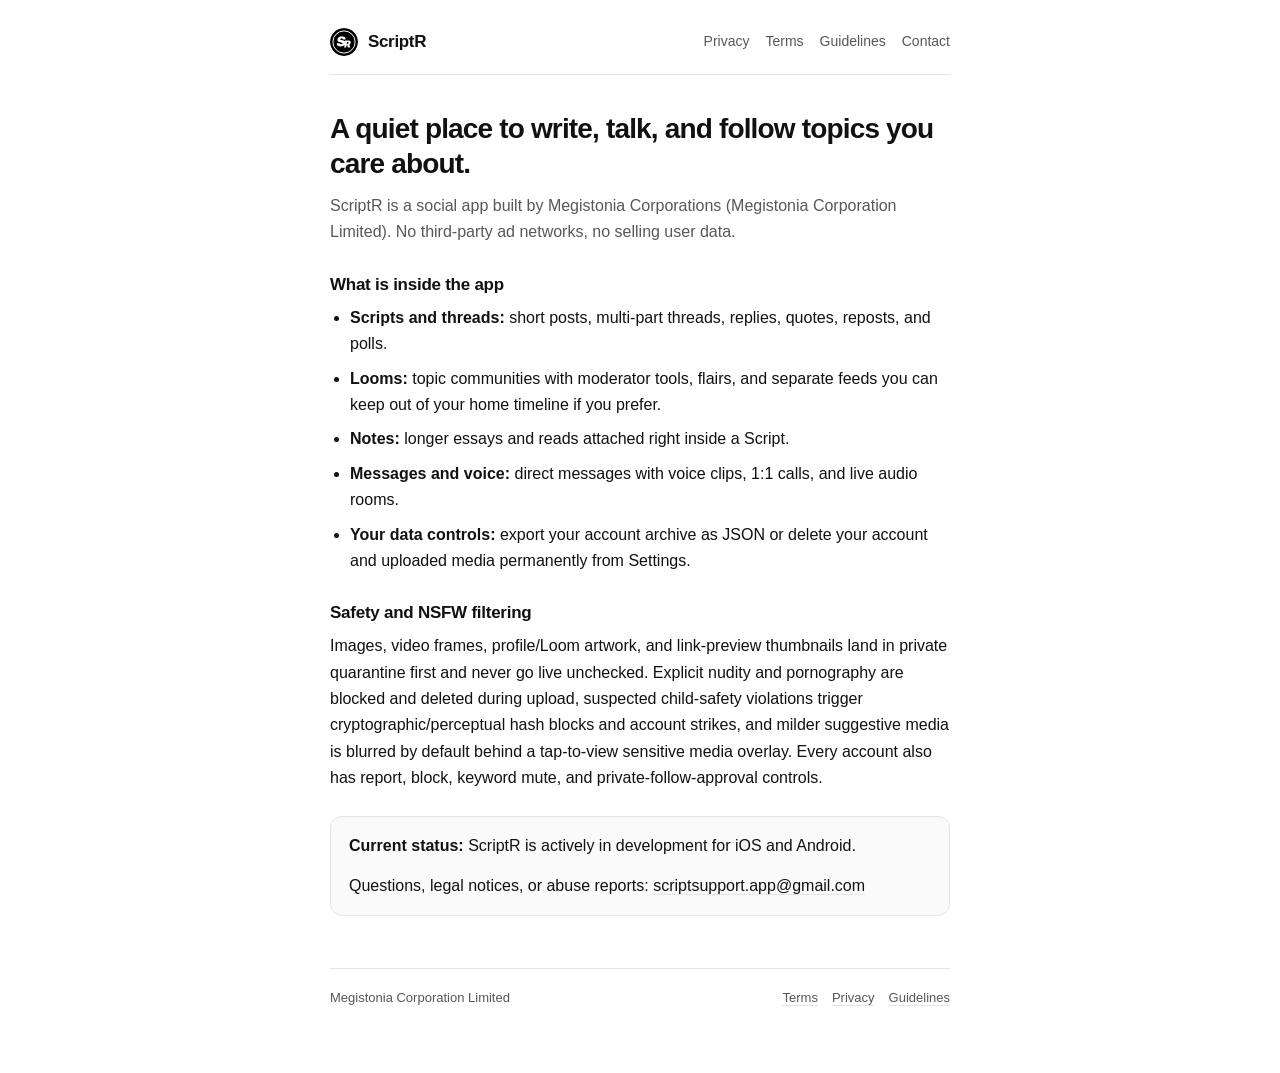
<file: index.html>
<!doctype html>
<html lang="en">
<head>
  <meta charset="utf-8">
  <meta name="viewport" content="width=device-width, initial-scale=1">
  <title>ScriptR</title>
  <meta name="description" content="ScriptR by Megistonia Corporations. Short threads, topic communities, long-form notes, voice rooms, and direct messages.">
  <link rel="icon" type="image/svg+xml" href="./assets/logo.svg">
  <link rel="stylesheet" href="./styles.css">
</head>
<body>
  <div class="page">
    <header>
      <a class="brand" href="./">
        <img src="./assets/logo.svg" alt="ScriptR">
        <span>ScriptR</span>
      </a>
      <nav aria-label="Primary">
        <a href="./privacy/">Privacy</a>
        <a href="./terms/">Terms</a>
        <a href="./guidelines/">Guidelines</a>
        <a href="mailto:scriptsupport.app@gmail.com">Contact</a>
      </nav>
    </header>

    <main>
      <h1>A quiet place to write, talk, and follow topics you care about.</h1>
      <p class="lead">
        ScriptR is a social app built by Megistonia Corporations (Megistonia Corporation Limited).
        No third-party ad networks, no selling user data.
      </p>

      <h2>What is inside the app</h2>
      <ul>
        <li><strong>Scripts and threads:</strong> short posts, multi-part threads, replies, quotes, reposts, and polls.</li>
        <li><strong>Looms:</strong> topic communities with moderator tools, flairs, and separate feeds you can keep out of your home timeline if you prefer.</li>
        <li><strong>Notes:</strong> longer essays and reads attached right inside a Script.</li>
        <li><strong>Messages and voice:</strong> direct messages with voice clips, 1:1 calls, and live audio rooms.</li>
        <li><strong>Your data controls:</strong> export your account archive as JSON or delete your account and uploaded media permanently from Settings.</li>
      </ul>

      <h2>Safety and NSFW filtering</h2>
      <p>
        Images, video frames, profile/Loom artwork, and link-preview thumbnails land in private
        quarantine first and never go live unchecked. Explicit nudity and pornography are blocked and
        deleted during upload, suspected child-safety violations trigger cryptographic/perceptual
        hash blocks and account strikes, and milder suggestive media is blurred by default behind a
        tap-to-view sensitive media overlay. Every account also has report, block, keyword mute, and
        private-follow-approval controls.
      </p>

      <div class="box">
        <p><strong>Current status:</strong> ScriptR is actively in development for iOS and Android.</p>
        <p>
          Questions, legal notices, or abuse reports:
          <a href="mailto:scriptsupport.app@gmail.com">scriptsupport.app@gmail.com</a>
        </p>
      </div>
    </main>

    <footer>
      <span>Megistonia Corporation Limited</span>
      <span class="footer-links">
        <a href="./terms/">Terms</a>
        <a href="./privacy/">Privacy</a>
        <a href="./guidelines/">Guidelines</a>
      </span>
    </footer>
  </div>
</body>
</html>
</file>
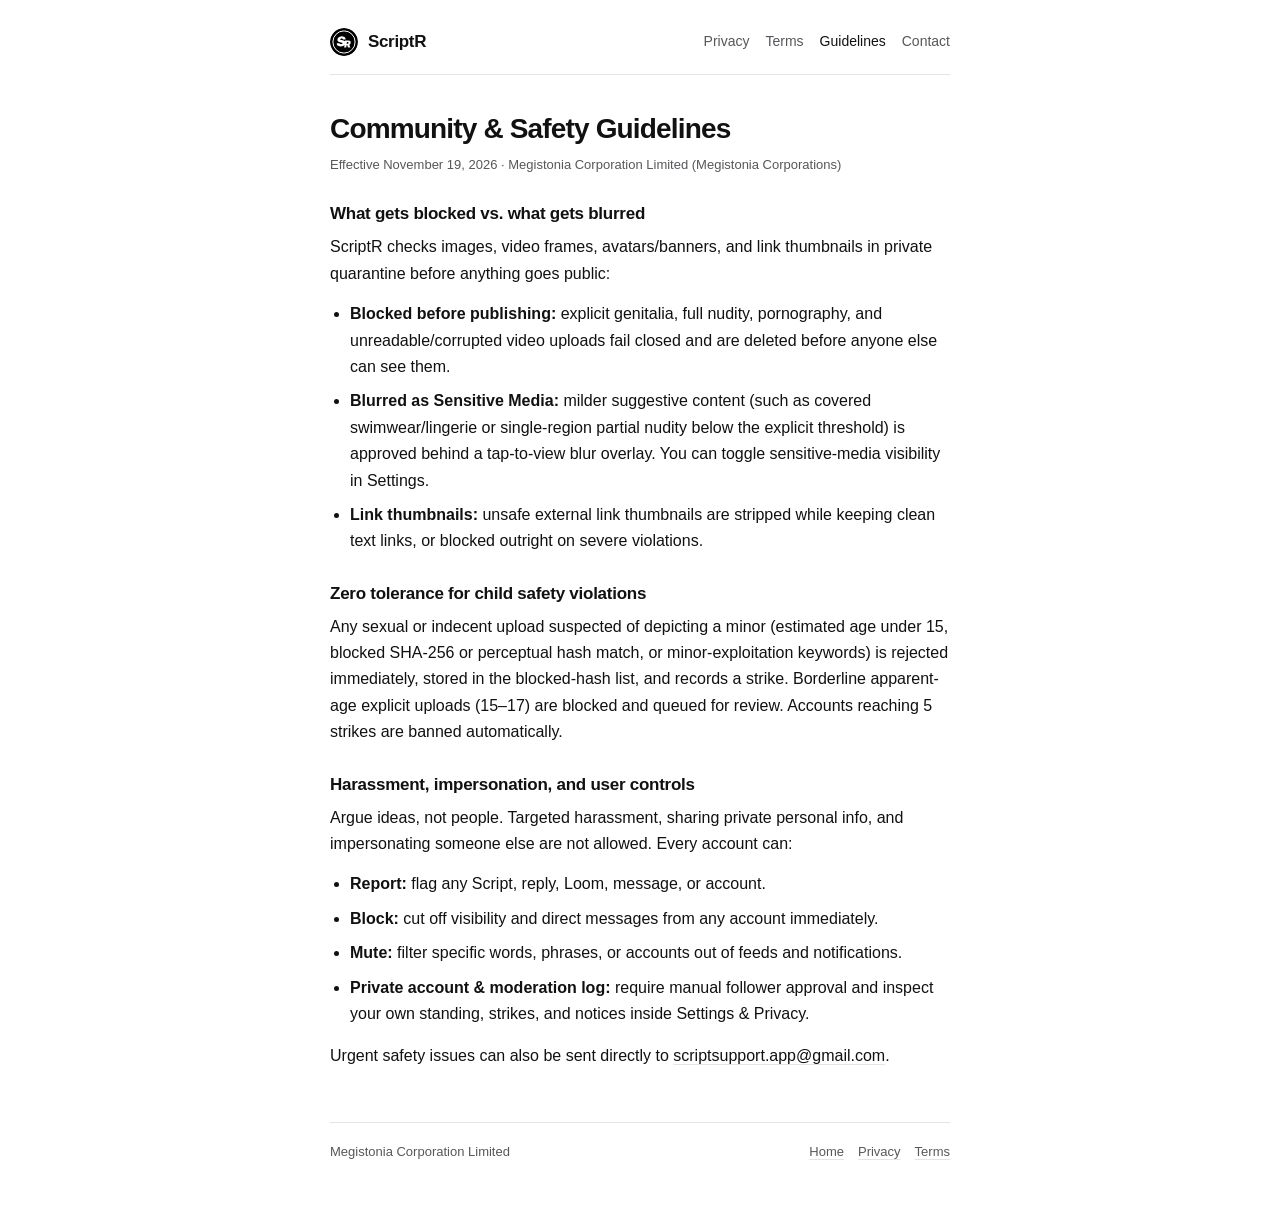
<file: guidelines/index.html>
<!doctype html>
<html lang="en">
<head>
  <meta charset="utf-8">
  <meta name="viewport" content="width=device-width, initial-scale=1">
  <title>Community Guidelines — ScriptR</title>
  <link rel="icon" type="image/svg+xml" href="../assets/logo.svg">
  <link rel="stylesheet" href="../styles.css">
</head>
<body>
  <div class="page">
    <header>
      <a class="brand" href="../">
        <img src="../assets/logo.svg" alt="ScriptR">
        <span>ScriptR</span>
      </a>
      <nav aria-label="Primary">
        <a href="../privacy/">Privacy</a>
        <a href="../terms/">Terms</a>
        <a href="./" aria-current="page">Guidelines</a>
        <a href="mailto:scriptsupport.app@gmail.com">Contact</a>
      </nav>
    </header>

    <main>
      <h1>Community &amp; Safety Guidelines</h1>
      <p class="meta">Effective November 19, 2026 &middot; Megistonia Corporation Limited (Megistonia Corporations)</p>

      <h2>What gets blocked vs. what gets blurred</h2>
      <p>
        ScriptR checks images, video frames, avatars/banners, and link thumbnails in private
        quarantine before anything goes public:
      </p>
      <ul>
        <li><strong>Blocked before publishing:</strong> explicit genitalia, full nudity, pornography, and unreadable/corrupted video uploads fail closed and are deleted before anyone else can see them.</li>
        <li><strong>Blurred as Sensitive Media:</strong> milder suggestive content (such as covered swimwear/lingerie or single-region partial nudity below the explicit threshold) is approved behind a tap-to-view blur overlay. You can toggle sensitive-media visibility in Settings.</li>
        <li><strong>Link thumbnails:</strong> unsafe external link thumbnails are stripped while keeping clean text links, or blocked outright on severe violations.</li>
      </ul>

      <h2>Zero tolerance for child safety violations</h2>
      <p>
        Any sexual or indecent upload suspected of depicting a minor (estimated age under 15,
        blocked SHA-256 or perceptual hash match, or minor-exploitation keywords) is rejected
        immediately, stored in the blocked-hash list, and records a strike. Borderline apparent-age
        explicit uploads (15&ndash;17) are blocked and queued for review. Accounts reaching 5 strikes
        are banned automatically.
      </p>

      <h2>Harassment, impersonation, and user controls</h2>
      <p>
        Argue ideas, not people. Targeted harassment, sharing private personal info, and
        impersonating someone else are not allowed. Every account can:
      </p>
      <ul>
        <li><strong>Report:</strong> flag any Script, reply, Loom, message, or account.</li>
        <li><strong>Block:</strong> cut off visibility and direct messages from any account immediately.</li>
        <li><strong>Mute:</strong> filter specific words, phrases, or accounts out of feeds and notifications.</li>
        <li><strong>Private account &amp; moderation log:</strong> require manual follower approval and inspect your own standing, strikes, and notices inside Settings &amp; Privacy.</li>
      </ul>

      <p>
        Urgent safety issues can also be sent directly to
        <a href="mailto:scriptsupport.app@gmail.com">scriptsupport.app@gmail.com</a>.
      </p>
    </main>

    <footer>
      <span>Megistonia Corporation Limited</span>
      <span class="footer-links">
        <a href="../">Home</a>
        <a href="../privacy/">Privacy</a>
        <a href="../terms/">Terms</a>
      </span>
    </footer>
  </div>
</body>
</html>
</file>
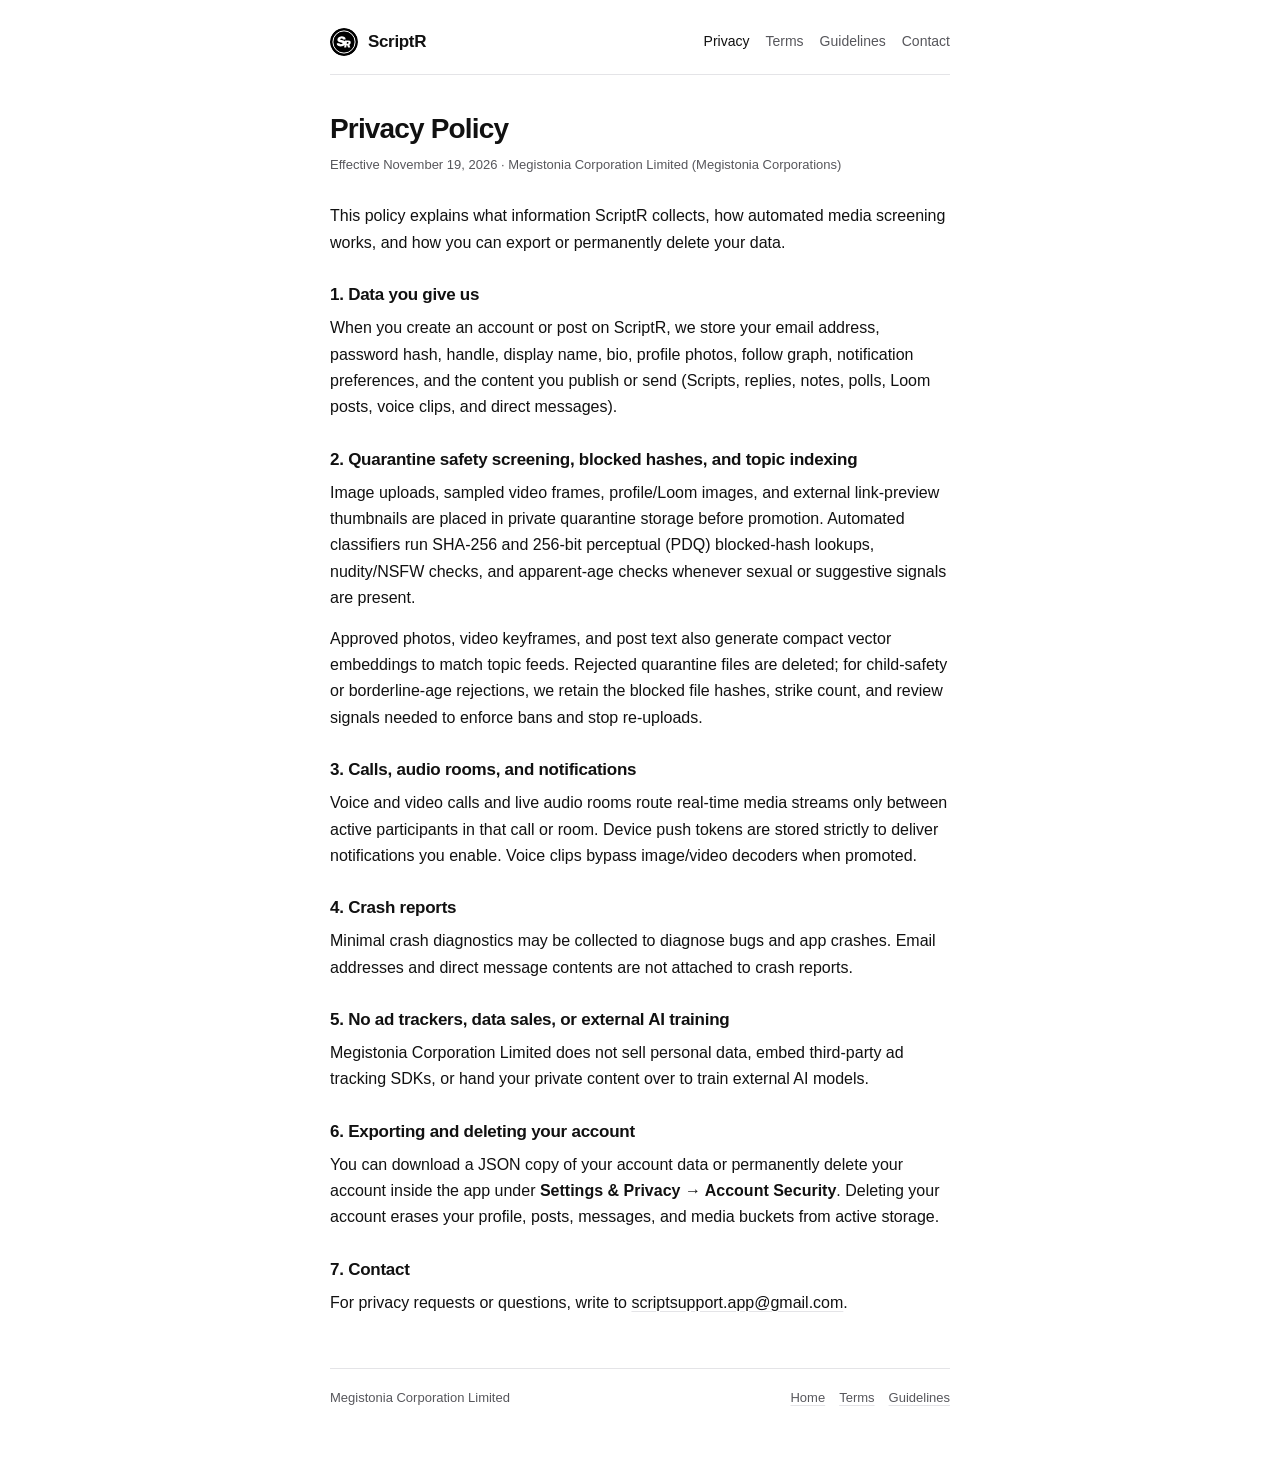
<file: privacy/index.html>
<!doctype html>
<html lang="en">
<head>
  <meta charset="utf-8">
  <meta name="viewport" content="width=device-width, initial-scale=1">
  <title>Privacy Policy — ScriptR</title>
  <link rel="icon" type="image/svg+xml" href="../assets/logo.svg">
  <link rel="stylesheet" href="../styles.css">
</head>
<body>
  <div class="page">
    <header>
      <a class="brand" href="../">
        <img src="../assets/logo.svg" alt="ScriptR">
        <span>ScriptR</span>
      </a>
      <nav aria-label="Primary">
        <a href="./" aria-current="page">Privacy</a>
        <a href="../terms/">Terms</a>
        <a href="../guidelines/">Guidelines</a>
        <a href="mailto:scriptsupport.app@gmail.com">Contact</a>
      </nav>
    </header>

    <main>
      <h1>Privacy Policy</h1>
      <p class="meta">Effective November 19, 2026 &middot; Megistonia Corporation Limited (Megistonia Corporations)</p>

      <p>
        This policy explains what information ScriptR collects, how automated media screening works,
        and how you can export or permanently delete your data.
      </p>

      <h2>1. Data you give us</h2>
      <p>
        When you create an account or post on ScriptR, we store your email address, password hash,
        handle, display name, bio, profile photos, follow graph, notification preferences, and the
        content you publish or send (Scripts, replies, notes, polls, Loom posts, voice clips, and
        direct messages).
      </p>

      <h2>2. Quarantine safety screening, blocked hashes, and topic indexing</h2>
      <p>
        Image uploads, sampled video frames, profile/Loom images, and external link-preview
        thumbnails are placed in private quarantine storage before promotion. Automated classifiers
        run SHA-256 and 256-bit perceptual (PDQ) blocked-hash lookups, nudity/NSFW checks, and
        apparent-age checks whenever sexual or suggestive signals are present.
      </p>
      <p>
        Approved photos, video keyframes, and post text also generate compact vector embeddings to
        match topic feeds. Rejected quarantine files are deleted; for child-safety or borderline-age
        rejections, we retain the blocked file hashes, strike count, and review signals needed to
        enforce bans and stop re-uploads.
      </p>

      <h2>3. Calls, audio rooms, and notifications</h2>
      <p>
        Voice and video calls and live audio rooms route real-time media streams only between active
        participants in that call or room. Device push tokens are stored strictly to deliver
        notifications you enable. Voice clips bypass image/video decoders when promoted.
      </p>

      <h2>4. Crash reports</h2>
      <p>
        Minimal crash diagnostics may be collected to diagnose bugs and app crashes. Email addresses
        and direct message contents are not attached to crash reports.
      </p>

      <h2>5. No ad trackers, data sales, or external AI training</h2>
      <p>
        Megistonia Corporation Limited does not sell personal data, embed third-party ad tracking
        SDKs, or hand your private content over to train external AI models.
      </p>

      <h2>6. Exporting and deleting your account</h2>
      <p>
        You can download a JSON copy of your account data or permanently delete your account inside
        the app under <strong>Settings &amp; Privacy &rarr; Account Security</strong>. Deleting your
        account erases your profile, posts, messages, and media buckets from active storage.
      </p>

      <h2>7. Contact</h2>
      <p>
        For privacy requests or questions, write to
        <a href="mailto:scriptsupport.app@gmail.com">scriptsupport.app@gmail.com</a>.
      </p>
    </main>

    <footer>
      <span>Megistonia Corporation Limited</span>
      <span class="footer-links">
        <a href="../">Home</a>
        <a href="../terms/">Terms</a>
        <a href="../guidelines/">Guidelines</a>
      </span>
    </footer>
  </div>
</body>
</html>
</file>
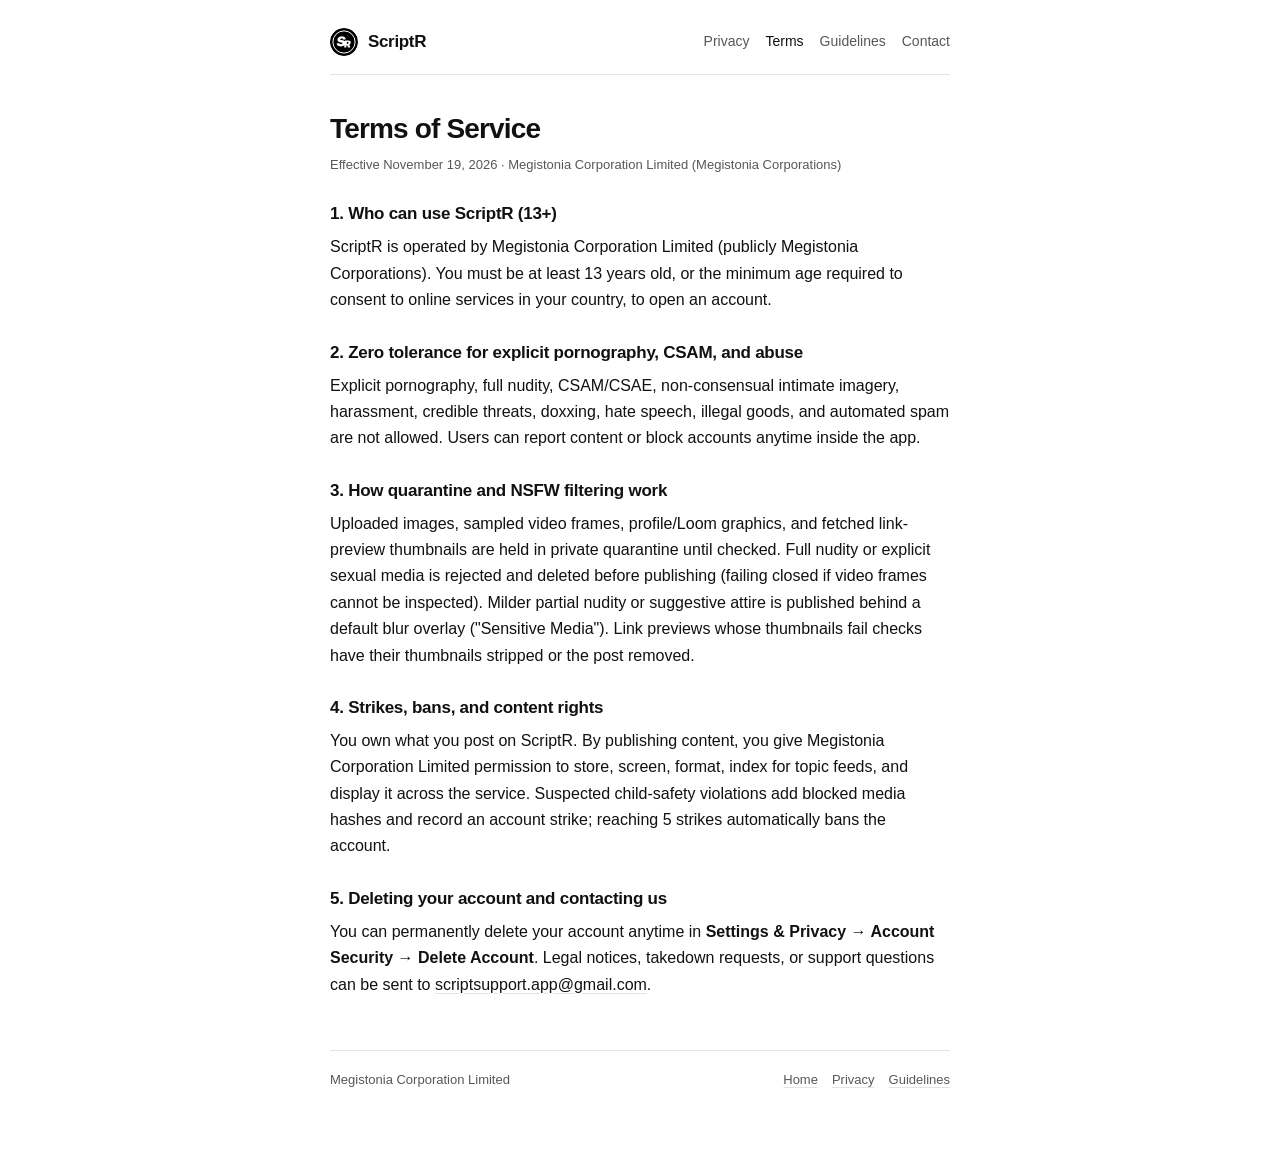
<file: terms/index.html>
<!doctype html>
<html lang="en">
<head>
  <meta charset="utf-8">
  <meta name="viewport" content="width=device-width, initial-scale=1">
  <title>Terms of Service — ScriptR</title>
  <link rel="icon" type="image/svg+xml" href="../assets/logo.svg">
  <link rel="stylesheet" href="../styles.css">
</head>
<body>
  <div class="page">
    <header>
      <a class="brand" href="../">
        <img src="../assets/logo.svg" alt="ScriptR">
        <span>ScriptR</span>
      </a>
      <nav aria-label="Primary">
        <a href="../privacy/">Privacy</a>
        <a href="./" aria-current="page">Terms</a>
        <a href="../guidelines/">Guidelines</a>
        <a href="mailto:scriptsupport.app@gmail.com">Contact</a>
      </nav>
    </header>

    <main>
      <h1>Terms of Service</h1>
      <p class="meta">Effective November 19, 2026 &middot; Megistonia Corporation Limited (Megistonia Corporations)</p>

      <h2>1. Who can use ScriptR (13+)</h2>
      <p>
        ScriptR is operated by Megistonia Corporation Limited (publicly Megistonia Corporations).
        You must be at least 13 years old, or the minimum age required to consent to online services
        in your country, to open an account.
      </p>

      <h2>2. Zero tolerance for explicit pornography, CSAM, and abuse</h2>
      <p>
        Explicit pornography, full nudity, CSAM/CSAE, non-consensual intimate imagery, harassment,
        credible threats, doxxing, hate speech, illegal goods, and automated spam are not allowed.
        Users can report content or block accounts anytime inside the app.
      </p>

      <h2>3. How quarantine and NSFW filtering work</h2>
      <p>
        Uploaded images, sampled video frames, profile/Loom graphics, and fetched link-preview
        thumbnails are held in private quarantine until checked. Full nudity or explicit sexual
        media is rejected and deleted before publishing (failing closed if video frames cannot be
        inspected). Milder partial nudity or suggestive attire is published behind a default blur
        overlay ("Sensitive Media"). Link previews whose thumbnails fail checks have their
        thumbnails stripped or the post removed.
      </p>

      <h2>4. Strikes, bans, and content rights</h2>
      <p>
        You own what you post on ScriptR. By publishing content, you give Megistonia Corporation
        Limited permission to store, screen, format, index for topic feeds, and display it across
        the service. Suspected child-safety violations add blocked media hashes and record an
        account strike; reaching 5 strikes automatically bans the account.
      </p>

      <h2>5. Deleting your account and contacting us</h2>
      <p>
        You can permanently delete your account anytime in <strong>Settings &amp; Privacy &rarr;
        Account Security &rarr; Delete Account</strong>. Legal notices, takedown requests, or
        support questions can be sent to
        <a href="mailto:scriptsupport.app@gmail.com">scriptsupport.app@gmail.com</a>.
      </p>
    </main>

    <footer>
      <span>Megistonia Corporation Limited</span>
      <span class="footer-links">
        <a href="../">Home</a>
        <a href="../privacy/">Privacy</a>
        <a href="../guidelines/">Guidelines</a>
      </span>
    </footer>
  </div>
</body>
</html>
</file>
<file: styles.css>
:root {
  color-scheme: dark light;
  --bg: #ffffff;
  --surface: #fafafa;
  --text: #111111;
  --muted: #57575c;
  --line: #e4e4e7;
}

@media (prefers-color-scheme: dark) {
  :root {
    --bg: #0a0a0a;
    --surface: #121212;
    --text: #f4f4f5;
    --muted: #9a9aa2;
    --line: #242426;
  }
}

* {
  box-sizing: border-box;
}

html,
body {
  margin: 0;
  padding: 0;
  background: var(--bg);
  color: var(--text);
  font-family: -apple-system, BlinkMacSystemFont, "Segoe UI", Helvetica, Arial, sans-serif;
  font-size: 16px;
  line-height: 1.65;
  -webkit-font-smoothing: antialiased;
}

a {
  color: inherit;
  text-decoration: underline;
  text-decoration-color: var(--line);
  text-underline-offset: 3px;
}

a:hover {
  text-decoration-color: currentColor;
}

.page {
  max-width: 660px;
  margin: 0 auto;
  padding: 28px 20px 64px;
}

header {
  display: flex;
  align-items: center;
  justify-content: space-between;
  gap: 16px;
  padding-bottom: 18px;
  margin-bottom: 36px;
  border-bottom: 1px solid var(--line);
  flex-wrap: wrap;
}

.brand {
  display: inline-flex;
  align-items: center;
  gap: 10px;
  text-decoration: none;
  font-weight: 700;
  font-size: 17px;
  letter-spacing: -0.02em;
}

.brand img {
  width: 28px;
  height: 28px;
  border-radius: 999px;
  display: block;
}

nav {
  display: flex;
  align-items: center;
  gap: 16px;
  flex-wrap: wrap;
  font-size: 14px;
  color: var(--muted);
}

nav a {
  text-decoration: none;
}

nav a:hover,
nav a[aria-current="page"] {
  color: var(--text);
}

h1 {
  font-size: 28px;
  line-height: 1.25;
  letter-spacing: -0.03em;
  margin: 0 0 12px;
  font-weight: 700;
}

.lead {
  color: var(--muted);
  font-size: 16px;
  margin: 0 0 28px;
}

.meta {
  font-size: 13px;
  color: var(--muted);
  margin: -4px 0 28px;
}

h2 {
  font-size: 17px;
  line-height: 1.35;
  letter-spacing: -0.015em;
  margin: 28px 0 8px;
  font-weight: 600;
}

p {
  margin: 0 0 14px;
}

ul {
  margin: 0 0 16px;
  padding-left: 20px;
}

li {
  margin-bottom: 8px;
}

.box {
  background: var(--surface);
  border: 1px solid var(--line);
  border-radius: 12px;
  padding: 16px 18px;
  margin: 24px 0;
}

.box p:last-child {
  margin-bottom: 0;
}

footer {
  margin-top: 52px;
  padding-top: 18px;
  border-top: 1px solid var(--line);
  font-size: 13px;
  color: var(--muted);
  display: flex;
  justify-content: space-between;
  gap: 12px;
  flex-wrap: wrap;
}

.footer-links {
  display: flex;
  gap: 14px;
  flex-wrap: wrap;
}
</file>
